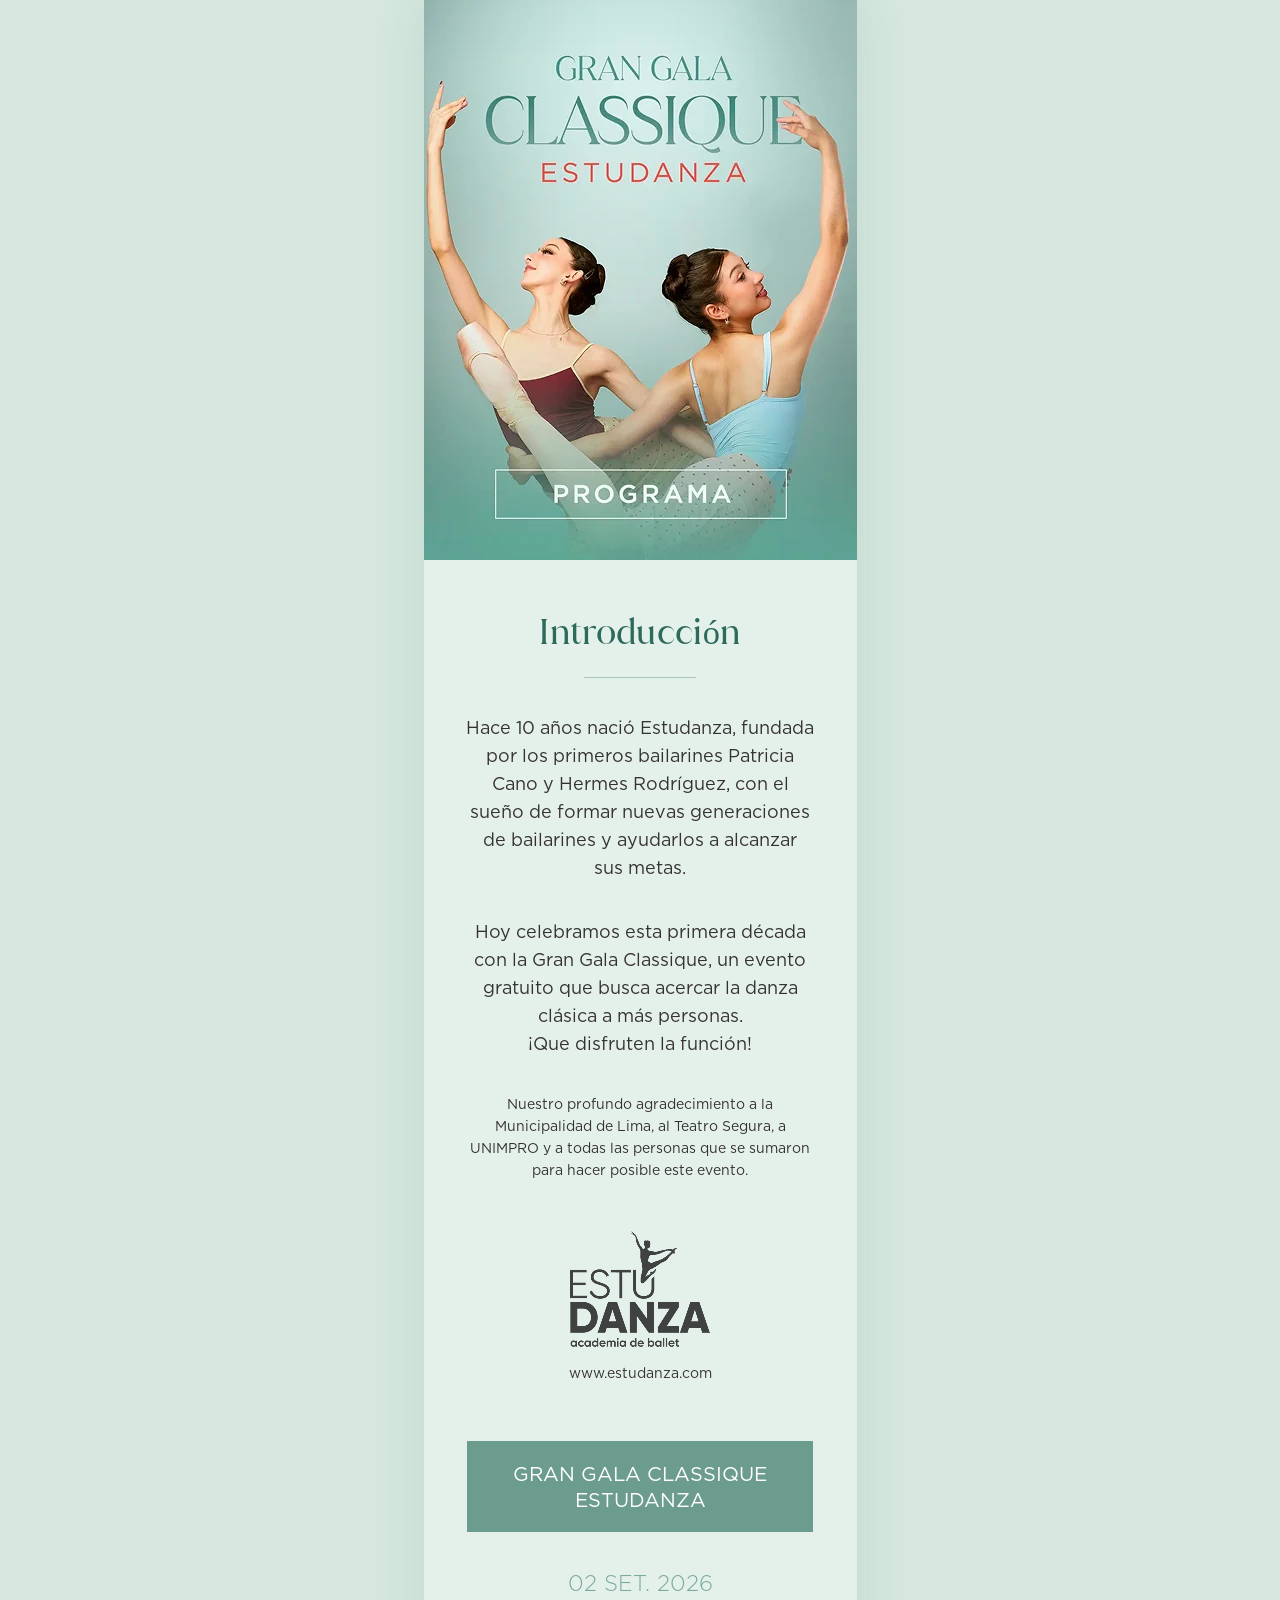
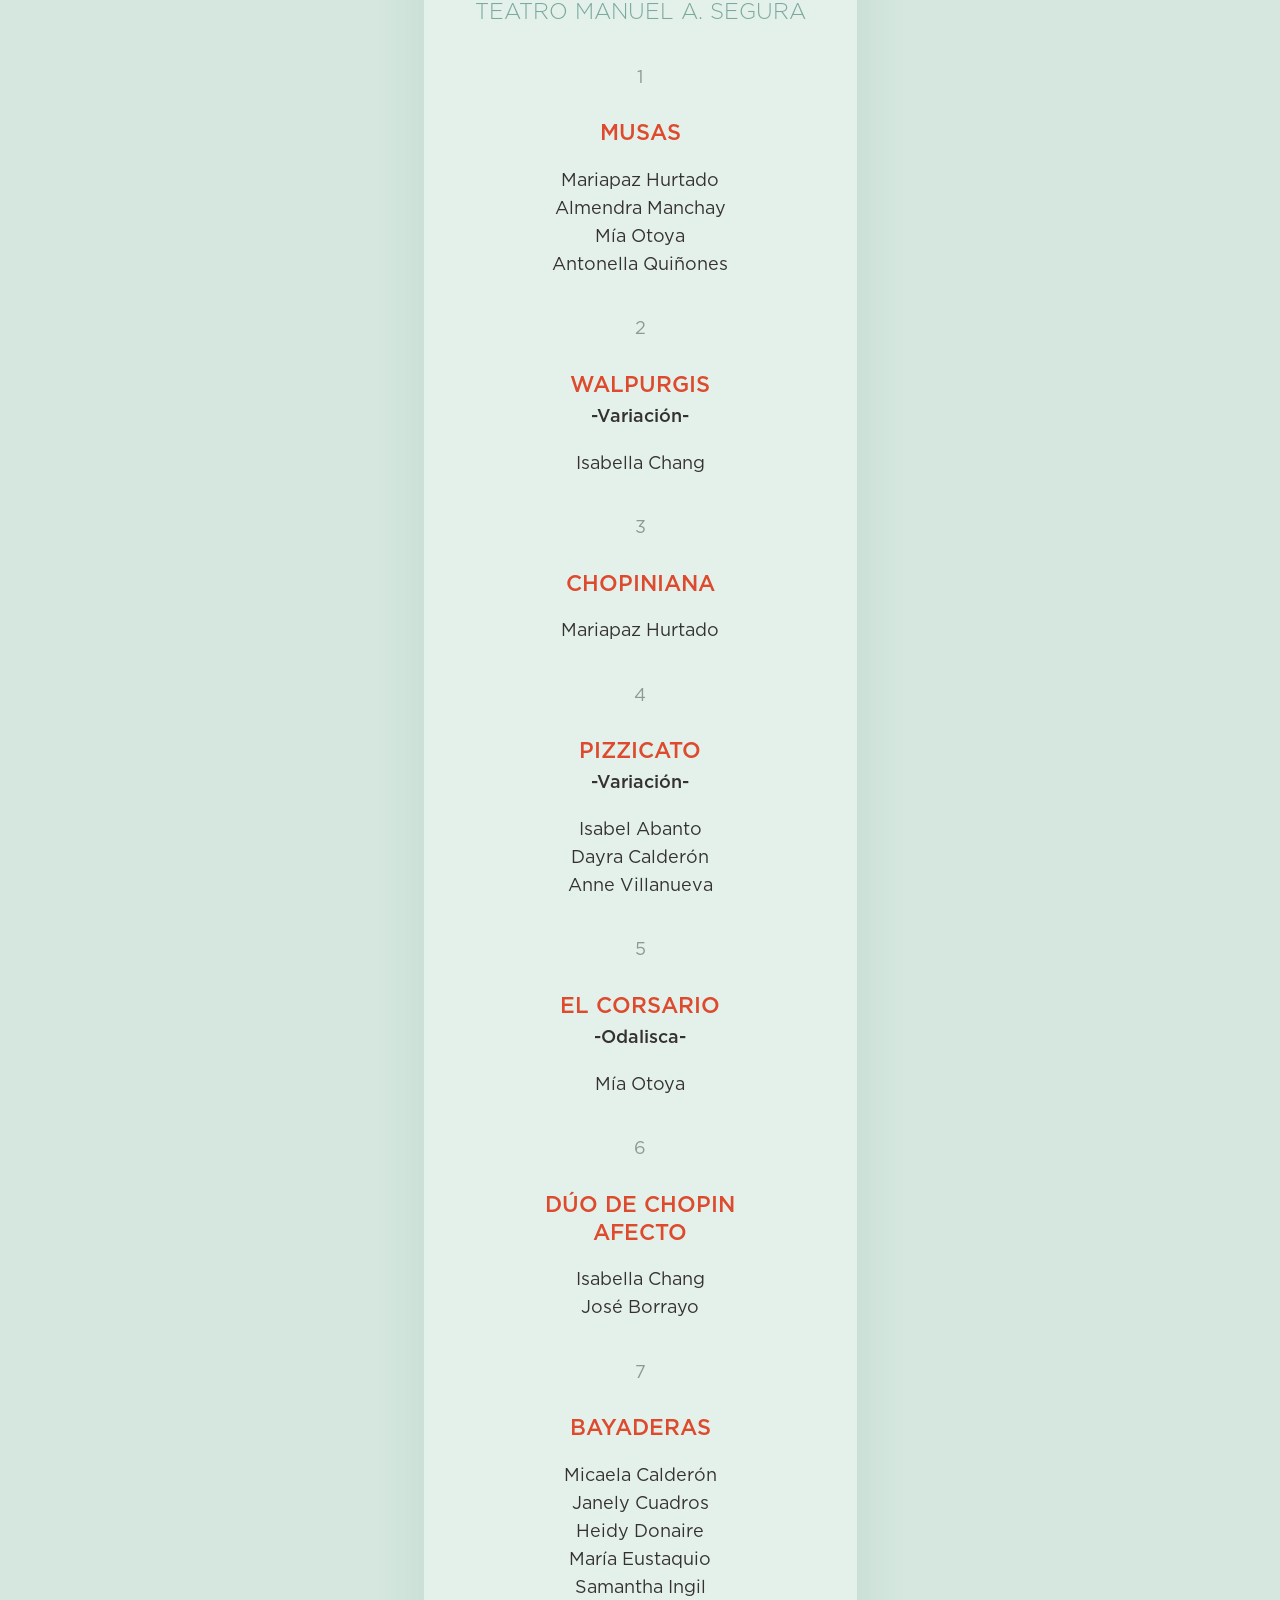
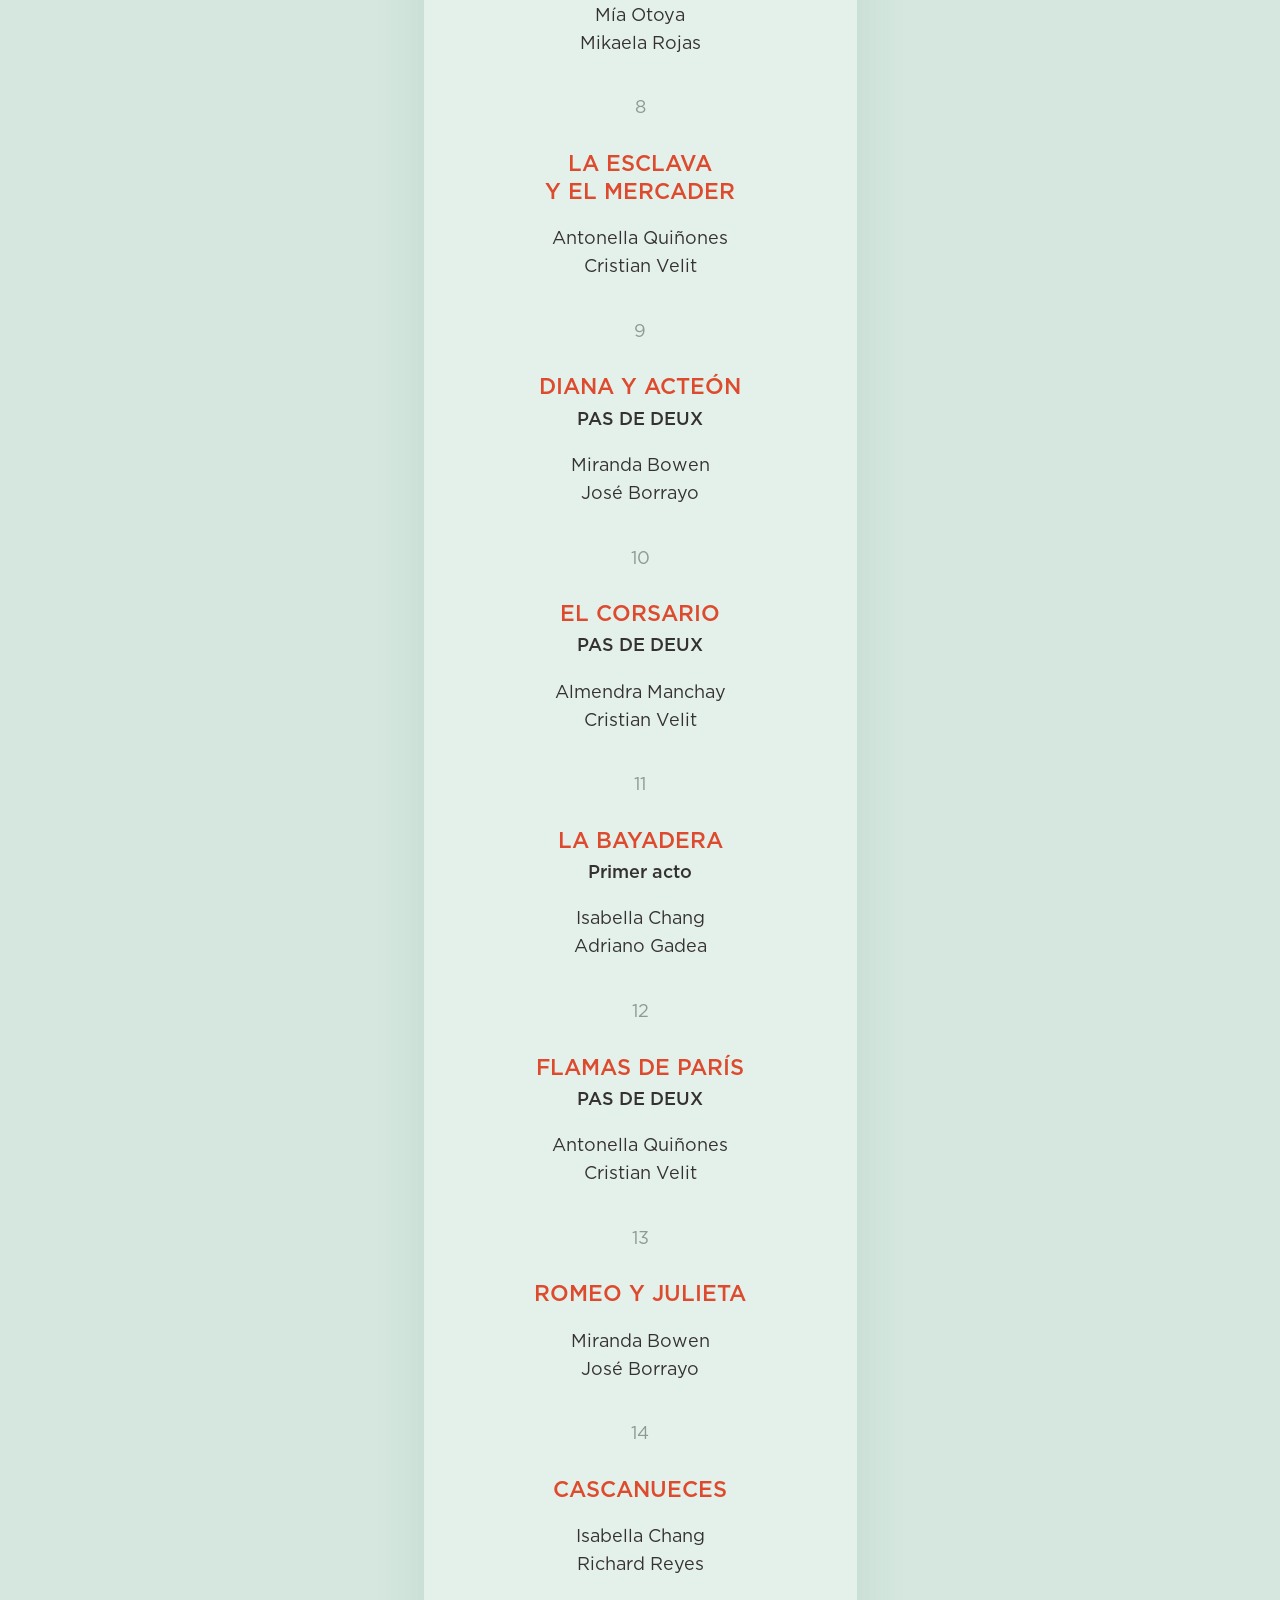
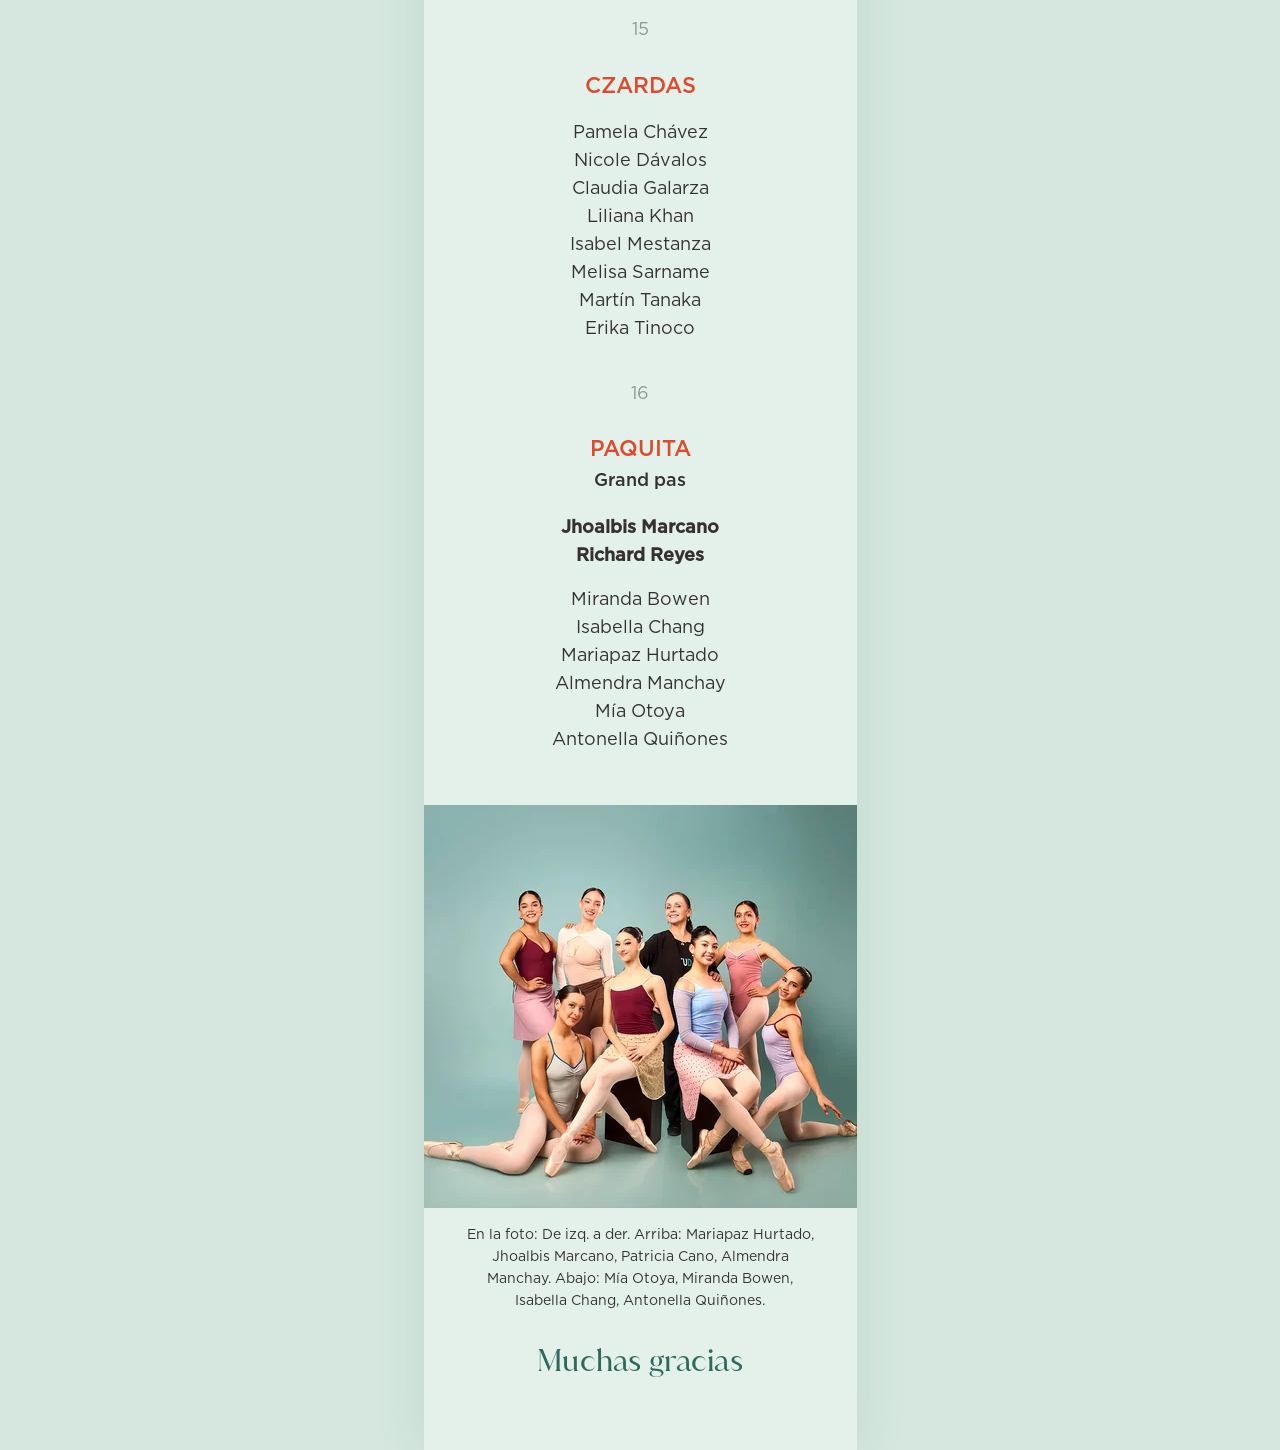
<file: index.html>
<!doctype html>
<html lang="es-PE">
	<head>
		<meta charset="UTF-8" />
		<meta name="viewport" content="width=device-width, initial-scale=1.0" />
		<meta name="theme-color" content="#e4f1eb" />
		<title>Estudanza | Gran Gala Classique</title>

		<!-- Pages no hace redirecciones de servidor, así que se resuelve en el
		     cliente: meta refresh para quien tenga el JS desactivado, y
		     location.replace para no dejar este paso en el historial. -->
		<meta http-equiv="refresh" content="0; url=grangalaclassique2026/" />
		<link rel="canonical" href="https://estudanza.com/grangalaclassique2026/" />
		<meta name="robots" content="noindex" />
		<link rel="icon" href="grangalaclassique2026/assets/images/logo-estudanza.webp" type="image/webp" />

		<style>
			body {
				margin: 0;
				min-height: 100svh;
				display: grid;
				place-content: center;
				gap: 1rem;
				padding: 2rem;
				background: #e4f1eb;
				color: #55605b;
				font: 1rem/1.6 Arial, Helvetica, sans-serif;
				text-align: center;
			}

			a {
				color: #2e6a5c;
			}
		</style>

		<script>
			location.replace("grangalaclassique2026/");
		</script>
	</head>

	<body>
		<p>Redirigiendo al programa de la Gran Gala Classique…</p>
		<p><a href="grangalaclassique2026/">Ir al programa</a></p>
	</body>
</html>
</file>
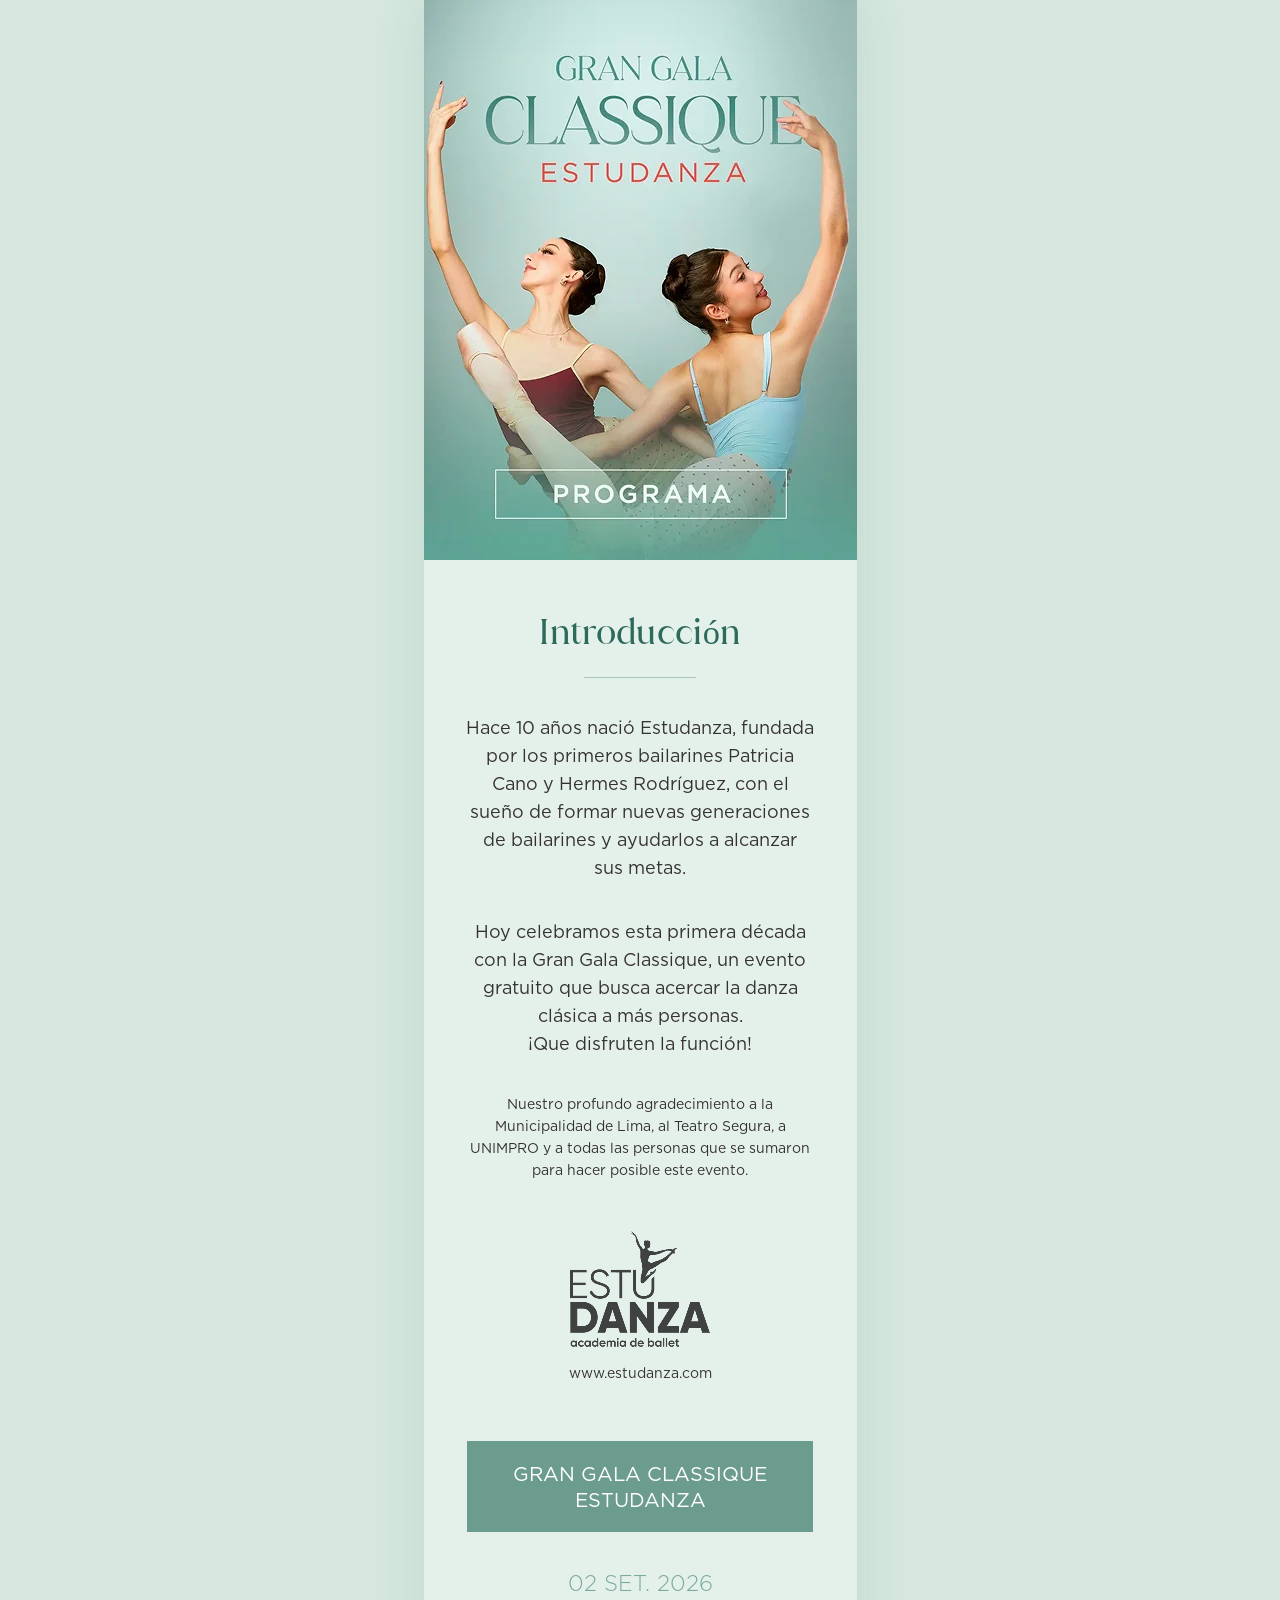
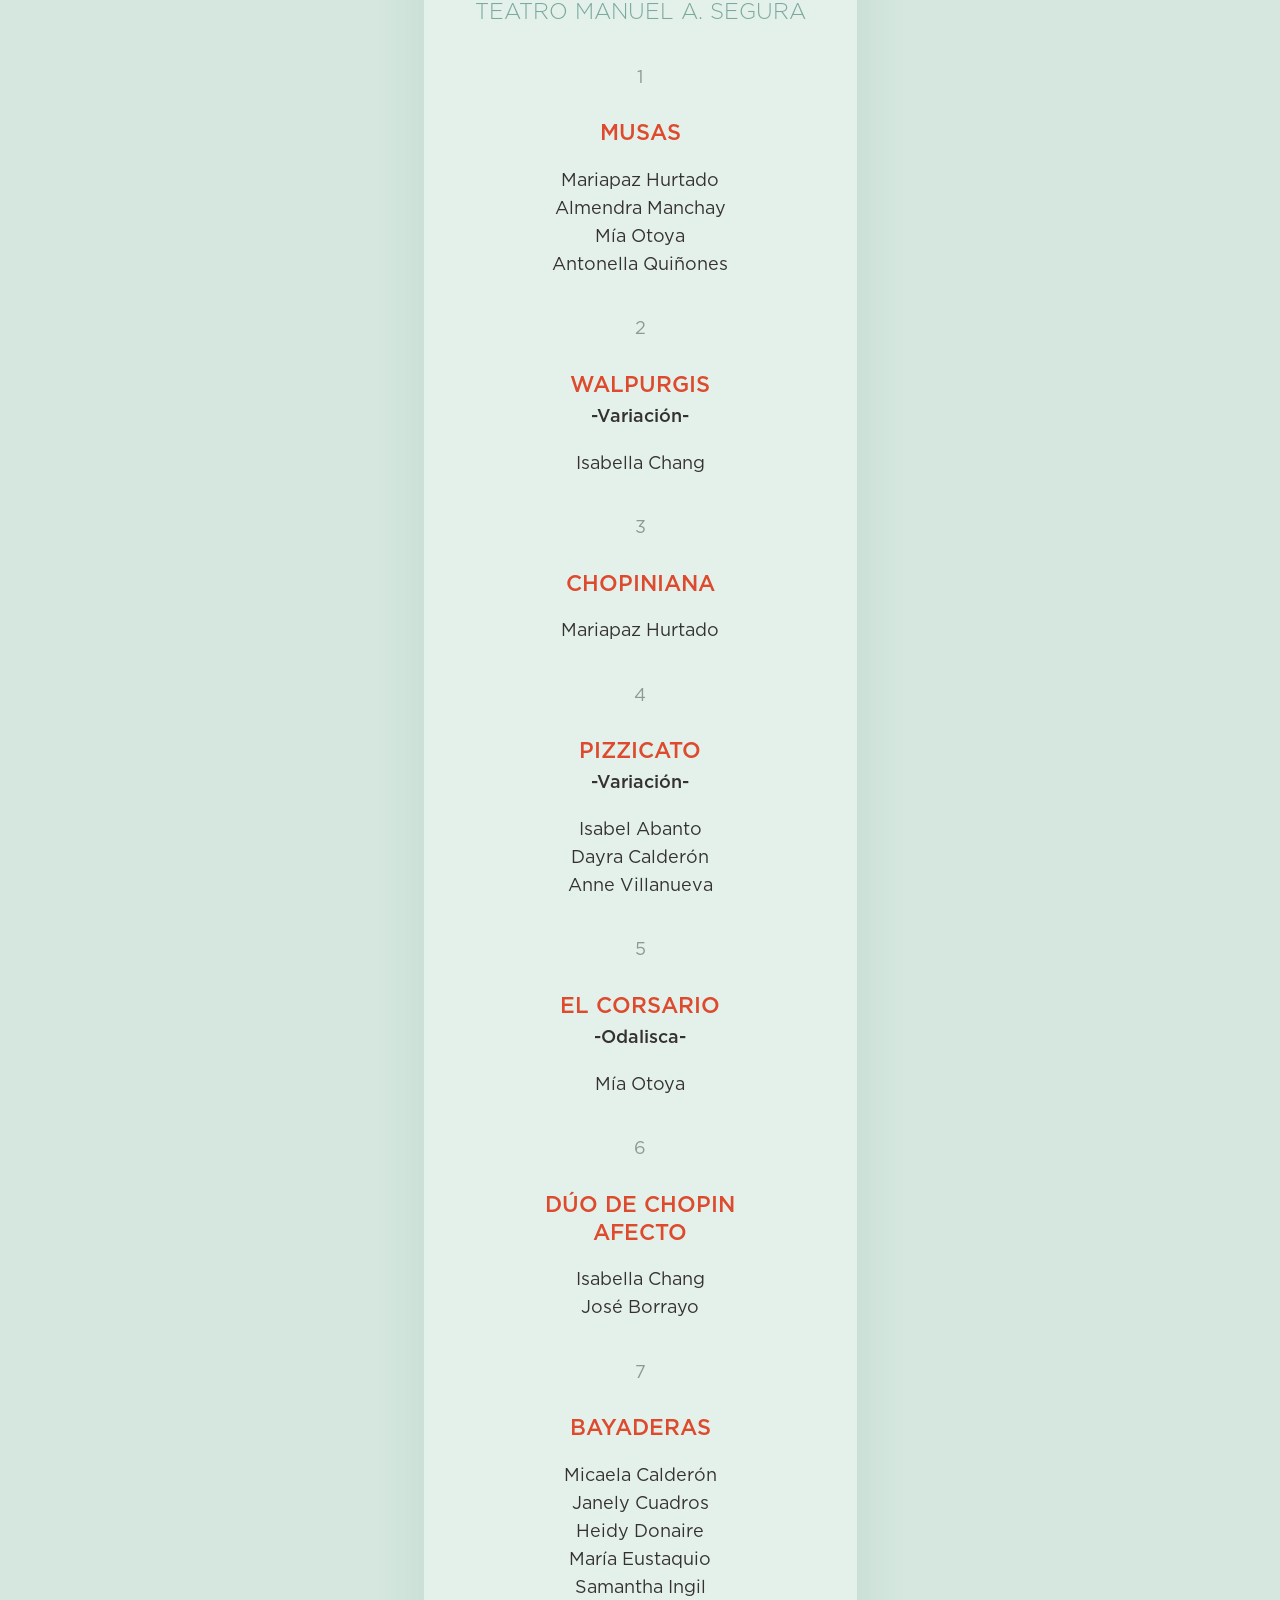
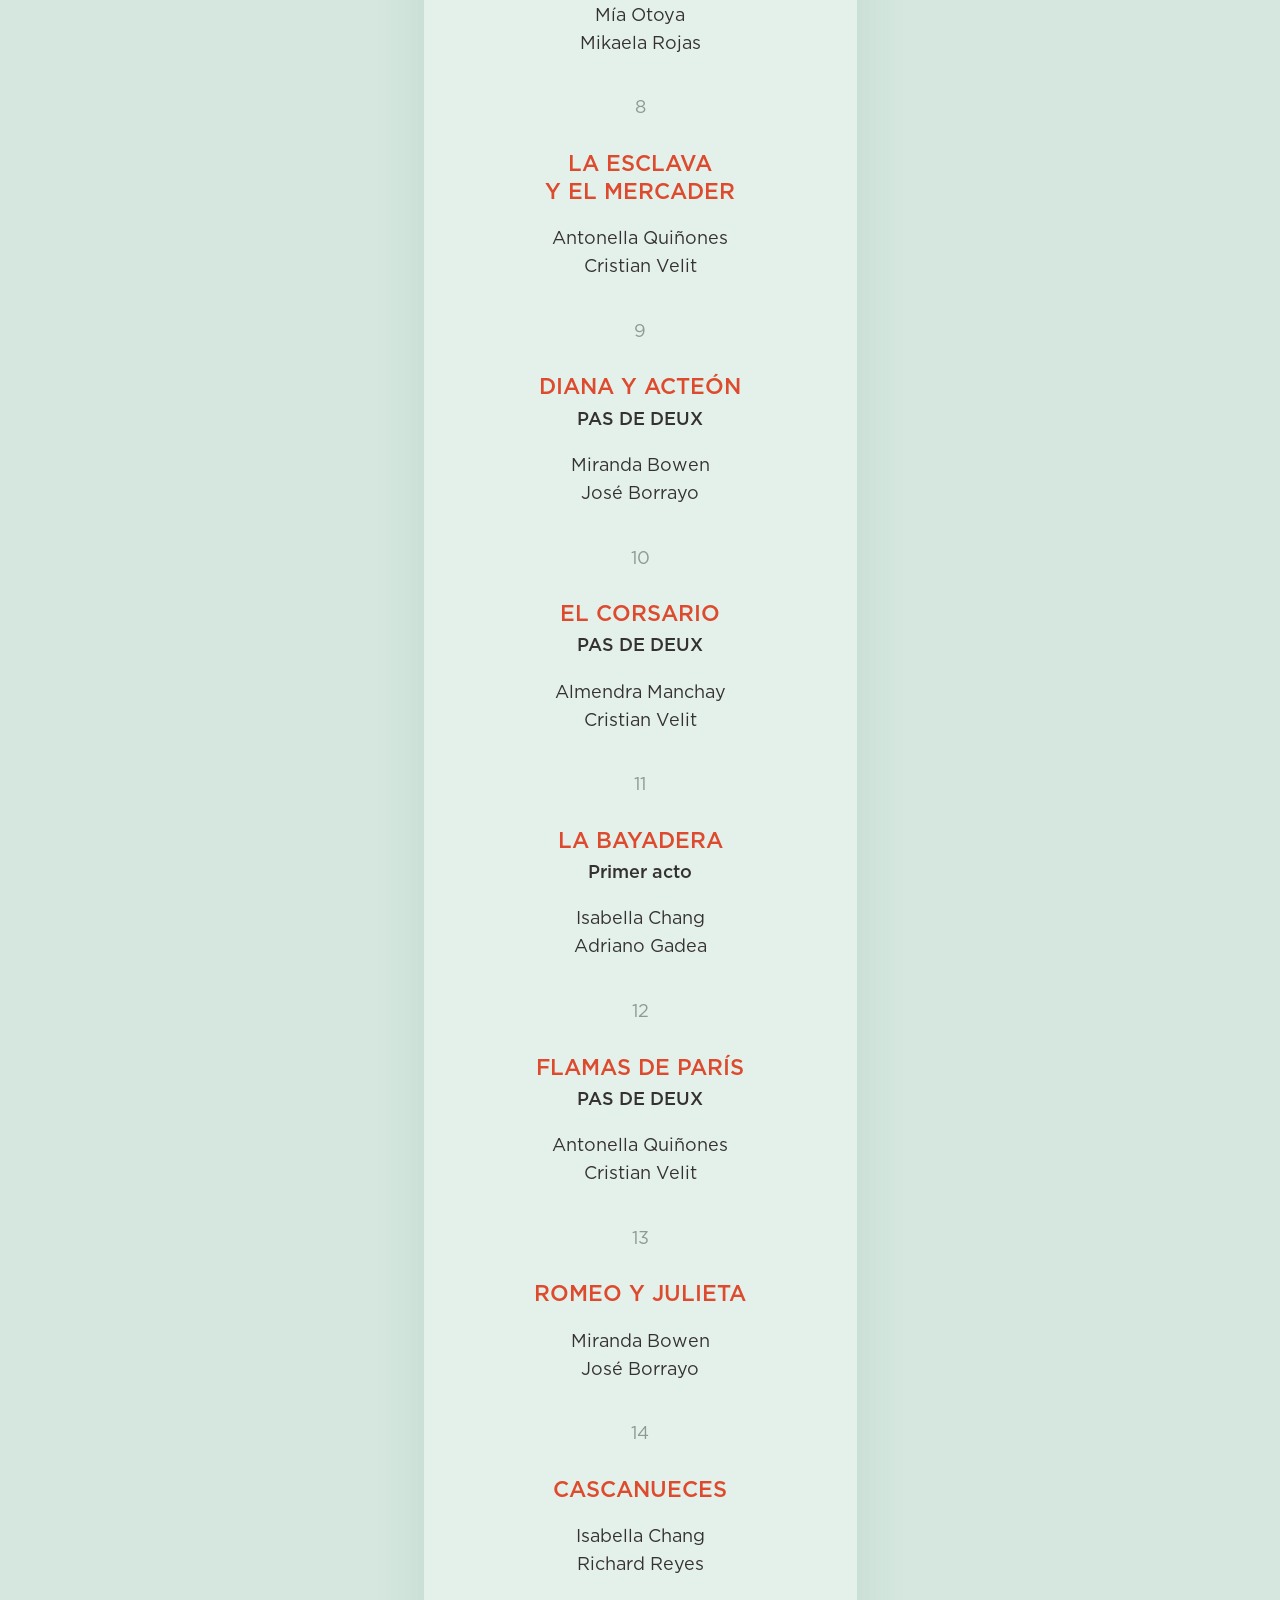
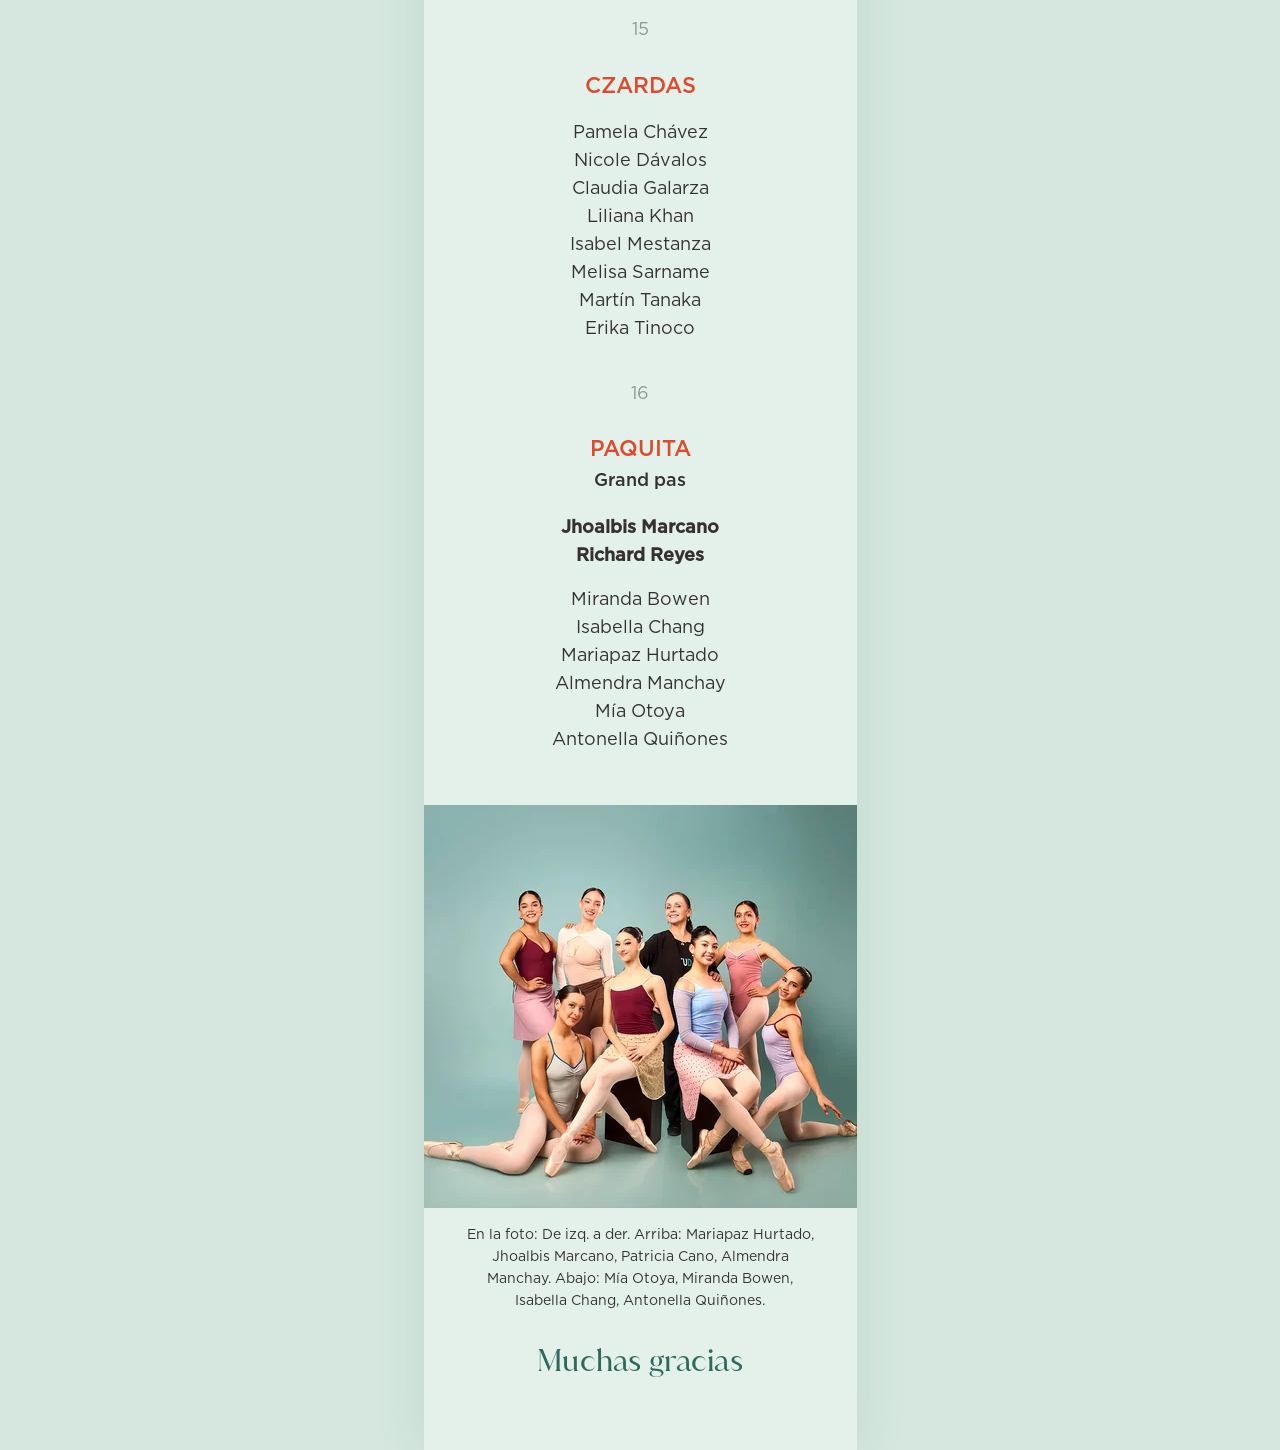
<file: grangalaclassique2026/index.html>
<!doctype html>
<html lang="es-PE">
	<head>
		<meta charset="UTF-8" />
		<meta name="viewport" content="width=device-width, initial-scale=1.0, viewport-fit=cover" />
		<meta name="theme-color" content="#e4f1eb" />
		<title>Estudanza | Gran Gala Classique</title>

		<meta
			name="description"
			content="Gran Gala Classique Estudanza — 02 de setiembre de 2026, Teatro Manuel A. Segura. Programa de la gala por los 10 años de Estudanza, academia de ballet."
		/>
		<meta property="og:type" content="website" />
		<meta property="og:title" content="Gran Gala Classique | Estudanza" />
		<meta
			property="og:description"
			content="Programa de la gala por los 10 años de Estudanza. 02 SET. 2026 — Teatro Manuel A. Segura. Entrada libre."
		/>
		<meta property="og:image" content="assets/images/header-programa.webp" />
		<meta property="og:locale" content="es_PE" />

		<link rel="icon" href="assets/images/logo-estudanza.webp" type="image/webp" />
		<link rel="preload" as="font" type="font/woff2" href="assets/fonts/juana-alt-regular.woff2" crossorigin />
		<link rel="preload" as="font" type="font/woff2" href="assets/fonts/gotham-book.woff2" crossorigin />
		<link rel="preload" as="image" type="image/webp" href="assets/images/header-programa.webp" fetchpriority="high" />
		<link rel="stylesheet" href="css/main.css" />

		<script>
			/* Oculta el estado inicial ANTES del primer pintado, para que no
			   haya parpadeo. Failsafe: si main.js no arranca, se revela todo. */
			(function (d) {
				var m = window.matchMedia;
				if (!("IntersectionObserver" in window)) return;
				if (m && m("(prefers-reduced-motion: reduce)").matches) return;
				d.documentElement.classList.add("js-reveal");
				setTimeout(function () {
					if (!window.__revealReady) d.documentElement.classList.remove("js-reveal");
				}, 2500);
			})(document);
		</script>
	</head>

	<body>
		<div class="shell">
			<!-- ==================== HERO ==================== -->
			<header class="hero">
				<picture>
					<source srcset="assets/images/header-programa.webp" type="image/webp" />
					<img
						src="assets/images/Header-Programa-Estudanza.png"
						alt="Gran Gala Classique Estudanza — Programa"
						width="433"
						height="560"
						fetchpriority="high"
						decoding="async"
					/>
				</picture>
			</header>

			<main>
				<!-- ==================== INTRODUCCIÓN ==================== -->
				<section class="intro" aria-labelledby="intro-title">
					<h1 class="display display--lg" id="intro-title" data-reveal>Introducción</h1>

					<hr class="rule" data-reveal />

					<p data-reveal>
						Hace 10 años nació Estudanza, fundada por los primeros bailarines Patricia Cano y Hermes Rodríguez, con el
						sueño de formar nuevas generaciones de bailarines y ayudarlos a alcanzar sus metas.
					</p>

					<p data-reveal>
						Hoy celebramos esta primera década con la Gran Gala Classique, un evento gratuito que busca acercar la danza
						clásica a más personas.<br />
						¡Que disfruten la función!
					</p>

					<p class="intro__thanks" data-reveal>
						Nuestro profundo agradecimiento a la Municipalidad de Lima, al Teatro Segura, a UNIMPRO y a todas las
						personas que se sumaron para hacer posible este evento.
					</p>

					<a class="brand" href="https://www.estudanza.com" target="_blank" rel="noopener" data-reveal>
						<picture>
							<source srcset="assets/images/logo-estudanza.webp" type="image/webp" />
							<img
								src="assets/images/logo-estudanza.png"
								alt="Estudanza, academia de ballet"
								width="180"
								height="180"
								loading="lazy"
								decoding="async"
							/>
						</picture>
						<span class="brand__url">www.estudanza.com</span>
					</a>
				</section>

				<!-- ==================== CABECERA DEL PROGRAMA ==================== -->
				<section class="billboard" aria-labelledby="programa-title">
					<h2 class="billboard__bar" id="programa-title">
						<span>Gran Gala Classique</span>
						<span>Estudanza</span>
					</h2>

					<p class="billboard__meta">
						<time datetime="2026-09-02">02 Set. 2026</time>
						<span>Teatro Manuel A. Segura</span>
					</p>
				</section>

				<!-- ==================== PROGRAMA ==================== -->
				<section class="program" aria-label="Programa de la gala">
					<ol class="program__list">
						<li class="piece" data-reveal>
							<h3 class="piece__title">Musas</h3>
							<ul class="cast">
								<li>Mariapaz Hurtado</li>
								<li>Almendra Manchay</li>
								<li>Mía Otoya</li>
								<li>Antonella Quiñones</li>
							</ul>
						</li>

						<li class="piece" data-reveal>
							<h3 class="piece__title">Walpurgis</h3>
							<p class="piece__subtitle">-Variación-</p>
							<ul class="cast">
								<li>Isabella Chang</li>
							</ul>
						</li>

						<li class="piece" data-reveal>
							<h3 class="piece__title">Chopiniana</h3>
							<ul class="cast">
								<li>Mariapaz Hurtado</li>
							</ul>
						</li>

						<li class="piece" data-reveal>
							<h3 class="piece__title">Pizzicato</h3>
							<p class="piece__subtitle">-Variación-</p>
							<ul class="cast">
								<li>Isabel Abanto</li>
								<li>Dayra Calderón</li>
								<li>Anne Villanueva</li>
							</ul>
						</li>

						<li class="piece" data-reveal>
							<h3 class="piece__title">El Corsario</h3>
							<p class="piece__subtitle">-Odalisca-</p>
							<ul class="cast">
								<li>Mía Otoya</li>
							</ul>
						</li>

						<li class="piece" data-reveal>
							<h3 class="piece__title">Dúo de Chopin<br />Afecto</h3>
							<ul class="cast">
								<li>Isabella Chang</li>
								<li>José Borrayo</li>
							</ul>
						</li>

						<li class="piece" data-reveal>
							<h3 class="piece__title">Bayaderas</h3>
							<ul class="cast">
								<li>Micaela Calderón</li>
								<li>Janely Cuadros</li>
								<li>Heidy Donaire</li>
								<li>María Eustaquio</li>
								<li>Samantha Ingil</li>
								<li>Mía Otoya</li>
								<li>Mikaela Rojas</li>
							</ul>
						</li>

						<li class="piece" data-reveal>
							<h3 class="piece__title">La Esclava<br />y el Mercader</h3>
							<ul class="cast">
								<li>Antonella Quiñones</li>
								<li>Cristian Velit</li>
							</ul>
						</li>

						<li class="piece" data-reveal>
							<h3 class="piece__title">Diana y Acteón</h3>
							<p class="piece__subtitle">PAS DE DEUX</p>
							<ul class="cast">
								<li>Miranda Bowen</li>
								<li>José Borrayo</li>
							</ul>
						</li>

						<li class="piece" data-reveal>
							<h3 class="piece__title">El Corsario</h3>
							<p class="piece__subtitle">PAS DE DEUX</p>
							<ul class="cast">
								<li>Almendra Manchay</li>
								<li>Cristian Velit</li>
							</ul>
						</li>

						<li class="piece" data-reveal>
							<h3 class="piece__title">La Bayadera</h3>
							<p class="piece__subtitle">Primer acto</p>
							<ul class="cast">
								<li>Isabella Chang</li>
								<li>Adriano Gadea</li>
							</ul>
						</li>

						<li class="piece" data-reveal>
							<h3 class="piece__title">Flamas de París</h3>
							<p class="piece__subtitle">PAS DE DEUX</p>
							<ul class="cast">
								<li>Antonella Quiñones</li>
								<li>Cristian Velit</li>
							</ul>
						</li>

						<li class="piece" data-reveal>
							<h3 class="piece__title">Romeo y Julieta</h3>
							<ul class="cast">
								<li>Miranda Bowen</li>
								<li>José Borrayo</li>
							</ul>
						</li>

						<li class="piece" data-reveal>
							<h3 class="piece__title">Cascanueces</h3>
							<ul class="cast">
								<li>Isabella Chang</li>
								<li>Richard Reyes</li>
							</ul>
						</li>

						<li class="piece" data-reveal>
							<h3 class="piece__title">Czardas</h3>
							<ul class="cast">
								<li>Pamela Chávez</li>
								<li>Nicole Dávalos</li>
								<li>Claudia Galarza</li>
								<li>Liliana Khan</li>
								<li>Isabel Mestanza</li>
								<li>Melisa Sarname</li>
								<li>Martín Tanaka</li>
								<li>Erika Tinoco</li>
							</ul>
						</li>

						<li class="piece" data-reveal>
							<h3 class="piece__title">Paquita</h3>
							<p class="piece__subtitle">Grand pas</p>
							<ul class="cast cast--leads">
								<li>Jhoalbis Marcano</li>
								<li>Richard Reyes</li>
							</ul>
							<ul class="cast">
								<li>Miranda Bowen</li>
								<li>Isabella Chang</li>
								<li>Mariapaz Hurtado</li>
								<li>Almendra Manchay</li>
								<li>Mía Otoya</li>
								<li>Antonella Quiñones</li>
							</ul>
						</li>
					</ol>
				</section>

				<!-- ==================== FOTO GRUPAL ==================== -->
				<figure class="groupshot">
					<picture>
						<source
							type="image/webp"
							srcset="
								assets/images/foto-grupal.webp    1x,
								assets/images/foto-grupal@2x.webp 2x
							"
						/>
						<img
							src="assets/images/foto-grupal.png"
							alt="Elenco de Estudanza posando en el estudio de ballet"
							width="433"
							height="403"
							loading="lazy"
							decoding="async"
						/>
					</picture>
					<figcaption>
						En la foto: De izq. a der. Arriba: Mariapaz Hurtado, Jhoalbis Marcano,
						Patricia Cano, Almendra Manchay. Abajo: Mía Otoya, Miranda Bowen,
						Isabella Chang, Antonella Quiñones.
					</figcaption>
				</figure>
			</main>

			<!-- ==================== CIERRE ==================== -->
			<footer class="outro">
				<p class="display display--md" data-reveal>Muchas gracias</p>
			</footer>
		</div>

		<script src="js/main.js" defer></script>
	</body>
</html>
</file>
<file: grangalaclassique2026/css/main.css>
/* =========================================================================
   ESTUDANZA — Gran Gala Classique
   Landing informativa · mobile only
   ========================================================================= */

/* ---------- Fuentes ---------------------------------------------------- */

/* Display / serif. OJO: la versión DEMO de Juana Alt no trae glifos
   acentuados (á é í ó ú ñ ¡ ¿). El navegador sustituye esos caracteres
   por la siguiente fuente de la pila, por eso Georgia va inmediatamente
   después: es la serif que menos desentona en la sustitución. */
@font-face {
	font-family: "Juana Alt";
	src:
		url("../assets/fonts/juana-alt-regular.woff2") format("woff2"),
		url("../assets/fonts/juana-alt-regular.woff") format("woff");
	font-weight: 400;
	font-style: normal;
	font-display: swap;
}

/* Gotham: los tres pesos que usa el diseño. */
@font-face {
	font-family: "Gotham";
	src:
		url("../assets/fonts/gotham-light.woff2") format("woff2"),
		url("../assets/fonts/gotham-light.woff") format("woff");
	font-weight: 300;
	font-style: normal;
	font-display: swap;
}
@font-face {
	font-family: "Gotham";
	src:
		url("../assets/fonts/gotham-book.woff2") format("woff2"),
		url("../assets/fonts/gotham-book.woff") format("woff");
	font-weight: 400;
	font-style: normal;
	font-display: swap;
}
@font-face {
	font-family: "Gotham";
	src:
		url("../assets/fonts/gotham-medium.woff2") format("woff2"),
		url("../assets/fonts/gotham-medium.woff") format("woff");
	font-weight: 500;
	font-style: normal;
	font-display: swap;
}
/*
@font-face {
	font-family: "Gotham";
	src:
		url("../assets/fonts/gotham-book.woff2") format("woff2"),
		url("../assets/fonts/gotham-book.woff") format("woff");
	font-weight: 400;
	font-style: normal;
	font-display: swap;
}
@font-face {
	font-family: "Gotham";
	src:
		url("../assets/fonts/gotham-medium.woff2") format("woff2"),
		url("../assets/fonts/gotham-medium.woff") format("woff");
	font-weight: 500;
	font-style: normal;
	font-display: swap;
}
*/

/* ---------- Tokens ----------------------------------------------------- */

:root {
	/* Paleta muestreada del arte del header */
	--mint: #e4f1eb; /* fondo de toda la pieza */
	--mint-deep: #d5e7df; /* respaldo fuera de la columna */
	--green-deep: #2e6a5c;
	--green: #6c9c8e; /* barra del programa */
	--green-soft: #a8c4bb; /* filete bajo el titulo */
	--green-meta: #7ba99b; /* fecha y teatro */
	--coral: #dd4a2d;
	--ink: #353131; /* del inspector del diseño */
	--ink-soft: #55605b;
	--ink-faint: #8b9a93;

	--font-display: "Juana Alt", Georgia, "Times New Roman", serif;
	--font-sans: "Gotham", Arial, Helvetica, sans-serif;

	/* Ritmo vertical */
	--gap-xs: 0.5rem;
	--gap-sm: 1rem;
	--gap-md: 2rem;
	--gap-lg: 3.25rem;
	--gap-xl: 4.5rem;

	--shell: 433px; /* ancho nativo del arte */
	/* 39px exactos a 433px de ancho (9vw); en pantallas menores cede
	   en proporcion para no comerse la columna. */
	--pad: clamp(1.25rem, 9vw, 2.4375rem);
}

/* ---------- Reset ------------------------------------------------------ */

*,
*::before,
*::after {
	box-sizing: border-box;
}

html {
	-webkit-text-size-adjust: 100%;
}

body {
	margin: 0;
	background: var(--mint-deep);
	color: var(--ink);
	font-family: var(--font-sans);
	font-size: 100%;
	line-height: 1.75;
	text-align: center;
	-webkit-font-smoothing: antialiased;
	-moz-osx-font-smoothing: grayscale;
}

img {
	display: block;
	max-width: 100%;
	height: auto;
}

h1,
h2,
h3,
p,
figure,
figcaption {
	margin: 0;
}

ol,
ul {
	margin: 0;
	padding: 0;
	list-style: none;
}

/* ---------- Contenedor ------------------------------------------------- */

.shell {
	max-width: var(--shell);
	margin-inline: auto;
	background: var(--mint);
	overflow-x: hidden;
}

/* En pantallas anchas la columna móvil se sostiene sola, con un borde
   suave que la separa del fondo. */
@media (min-width: 560px) {
	.shell {
		box-shadow: 0 0 3rem rgb(46 106 92 / 0.12);
	}
}

/* ---------- Hero ------------------------------------------------------- */

.hero img {
	width: 100%;
}

/* ---------- Tipografía display ---------------------------------------- */

.display {
	font-family: var(--font-display);
	font-weight: 400;
	color: var(--green-deep);
	line-height: 1.15;
	letter-spacing: 0.01em;
}

.display--lg {
	font-size: clamp(1.75rem, 8vw, 2.15rem);
}

.display--md {
	font-size: clamp(1.5rem, 6.8vw, 1.85rem);
}

/* ---------- Introducción ---------------------------------------------- */

/* Filete corto bajo el título */
.rule {
	width: 7rem;
	height: 0;
	margin: 1.6rem auto 0;
	border: 0;
	border-top: 1px solid var(--green-soft);
}

.intro {
	padding: var(--gap-lg) var(--pad) var(--gap-md);
}

.intro p {
	margin-top: 2.25rem;
	font-size: 1.125rem; /* 18px */
	line-height: 1.5556; /* 28px */
	color: var(--ink);
	text-wrap: pretty;
}

/* Va con la especificidad subida: `.intro p` pesa mas que una clase
   suelta y le pisaba el tamaño. */
.intro p.intro__thanks {
	margin-top: 2.25rem;
	font-size: 0.875rem; /* 14px */
	line-height: 1.5714; /* 22px */
	color: var(--ink);
}

/* Firma / logo */
.brand {
	display: block;
	margin-top: 3rem;
	text-decoration: none;
	color: inherit;
}

.brand img {
	width: 9rem;
	margin-inline: auto;
}

.brand__url {
	display: block;
	margin-top: 0.9rem;
	font-size: 0.875rem; /* 14px */
	line-height: 1.5714; /* 22px */
	color: var(--ink);
}

/* ---------- Barra del programa ---------------------------------------- */

.billboard {
	margin-top: 1.5rem;
}

.billboard__bar {
	display: grid;
	gap: 0;
	margin-inline: clamp(1.5rem, 10vw, 2.7rem);
	padding: 1.2rem 1rem;
	background: var(--green);
	color: #fff;
	font-family: var(--font-sans);
	font-size: 1.25rem; /* 20px */
	font-weight: 400;
	line-height: 1.3; /* 26px */
	text-transform: uppercase;
}

.billboard__meta {
	display: grid;
	gap: 0;
	padding: 2.4rem var(--pad) 0;
	color: var(--green-meta);
	font-size: 1.375rem; /* 22px */
	font-weight: 300; /* Gotham Light */
	line-height: 1.2727; /* 28px */
	text-transform: uppercase;
}

/* ---------- Programa --------------------------------------------------- */

.program {
	padding: 0 var(--pad) var(--gap-lg);
	counter-reset: piece;
}

.piece {
	counter-increment: piece;
	padding-top: 2.6rem;
}

/* Número de orden, sobre cada pieza */
.piece::before {
	content: counter(piece);
	display: block;
	margin-bottom: 2.1rem;
	font-family: var(--font-sans);
	font-size: 1.125rem; /* 18px */
	line-height: 1;
	color: var(--ink-faint);
}

.piece__title {
	font-family: var(--font-sans);
	font-weight: 500; /* Gotham Medium */
	font-size: 1.375rem; /* 22px */
	line-height: 1.2727; /* 28px */
	text-transform: uppercase;
	color: var(--coral);
}

.piece__subtitle {
	margin-top: 0.2rem;
	font-size: 1.125rem; /* 18px */
	font-weight: 500; /* Gotham Medium */
	line-height: 1.5556; /* 28px */
	color: var(--ink);
}

.cast {
	margin-top: 1.15rem;
	font-size: 1.125rem; /* 18px */
	line-height: 1.5556; /* 28px */
	color: var(--ink);
}

/* Los dos primeros bailarines de Paquita van destacados */
.cast--leads {
	color: var(--ink);
	font-weight: 700;
}

.cast--leads + .cast {
	margin-top: var(--gap-sm);
}

/* ---------- Foto grupal ------------------------------------------------ */

.groupshot img {
	width: 100%;
}

.groupshot figcaption {
	padding: var(--gap-sm) var(--pad) 0;
	font-size: 0.875rem; /* 14px */
	line-height: 1.5714; /* 22px */
	color: var(--ink);
	text-wrap: pretty;
}

.groupshot figcaption b {
	font-weight: 700;
	color: var(--ink-soft);
}

/* ---------- Cierre ----------------------------------------------------- */

.outro {
	padding: var(--gap-md) var(--pad) var(--gap-xl);
	padding-bottom: calc(var(--gap-xl) + env(safe-area-inset-bottom));
}

/* ---------- Reveal on scroll ------------------------------------------ */

/* Estado inicial sólo cuando el JS confirma soporte, para que el contenido
   siga siendo visible si el script falla o está bloqueado. */
.js-reveal [data-reveal] {
	opacity: 0;
	transform: translateY(0.75rem);
	transition:
		opacity 0.7s ease-out,
		transform 0.7s ease-out;
}

.js-reveal [data-reveal].is-visible {
	opacity: 1;
	transform: none;
}

@media (prefers-reduced-motion: reduce) {
	.js-reveal [data-reveal] {
		opacity: 1;
		transform: none;
		transition: none;
	}
}

/* ---------- Impresión -------------------------------------------------- */

@media print {
	body {
		background: #fff;
	}

	.shell {
		max-width: none;
		box-shadow: none;
	}

	.js-reveal [data-reveal] {
		opacity: 1;
		transform: none;
	}

	.piece {
		break-inside: avoid;
	}
}
</file>
